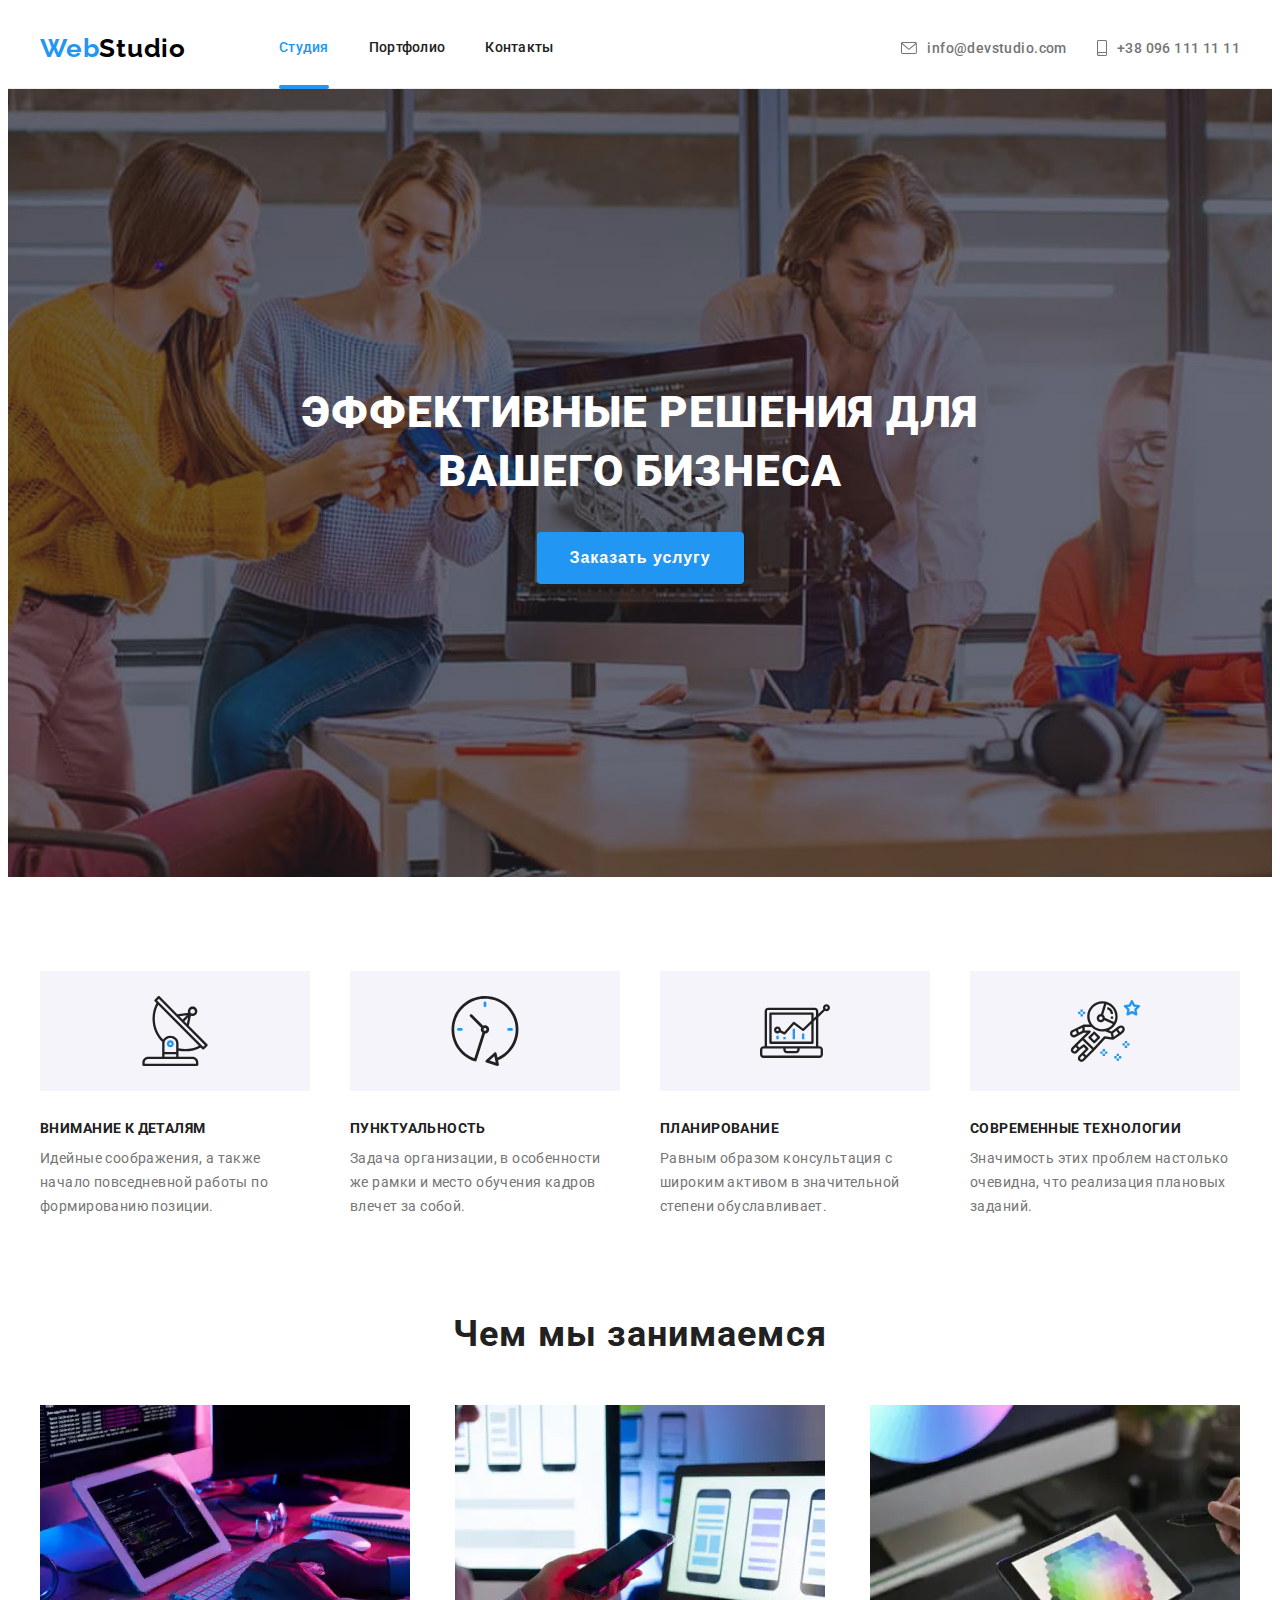
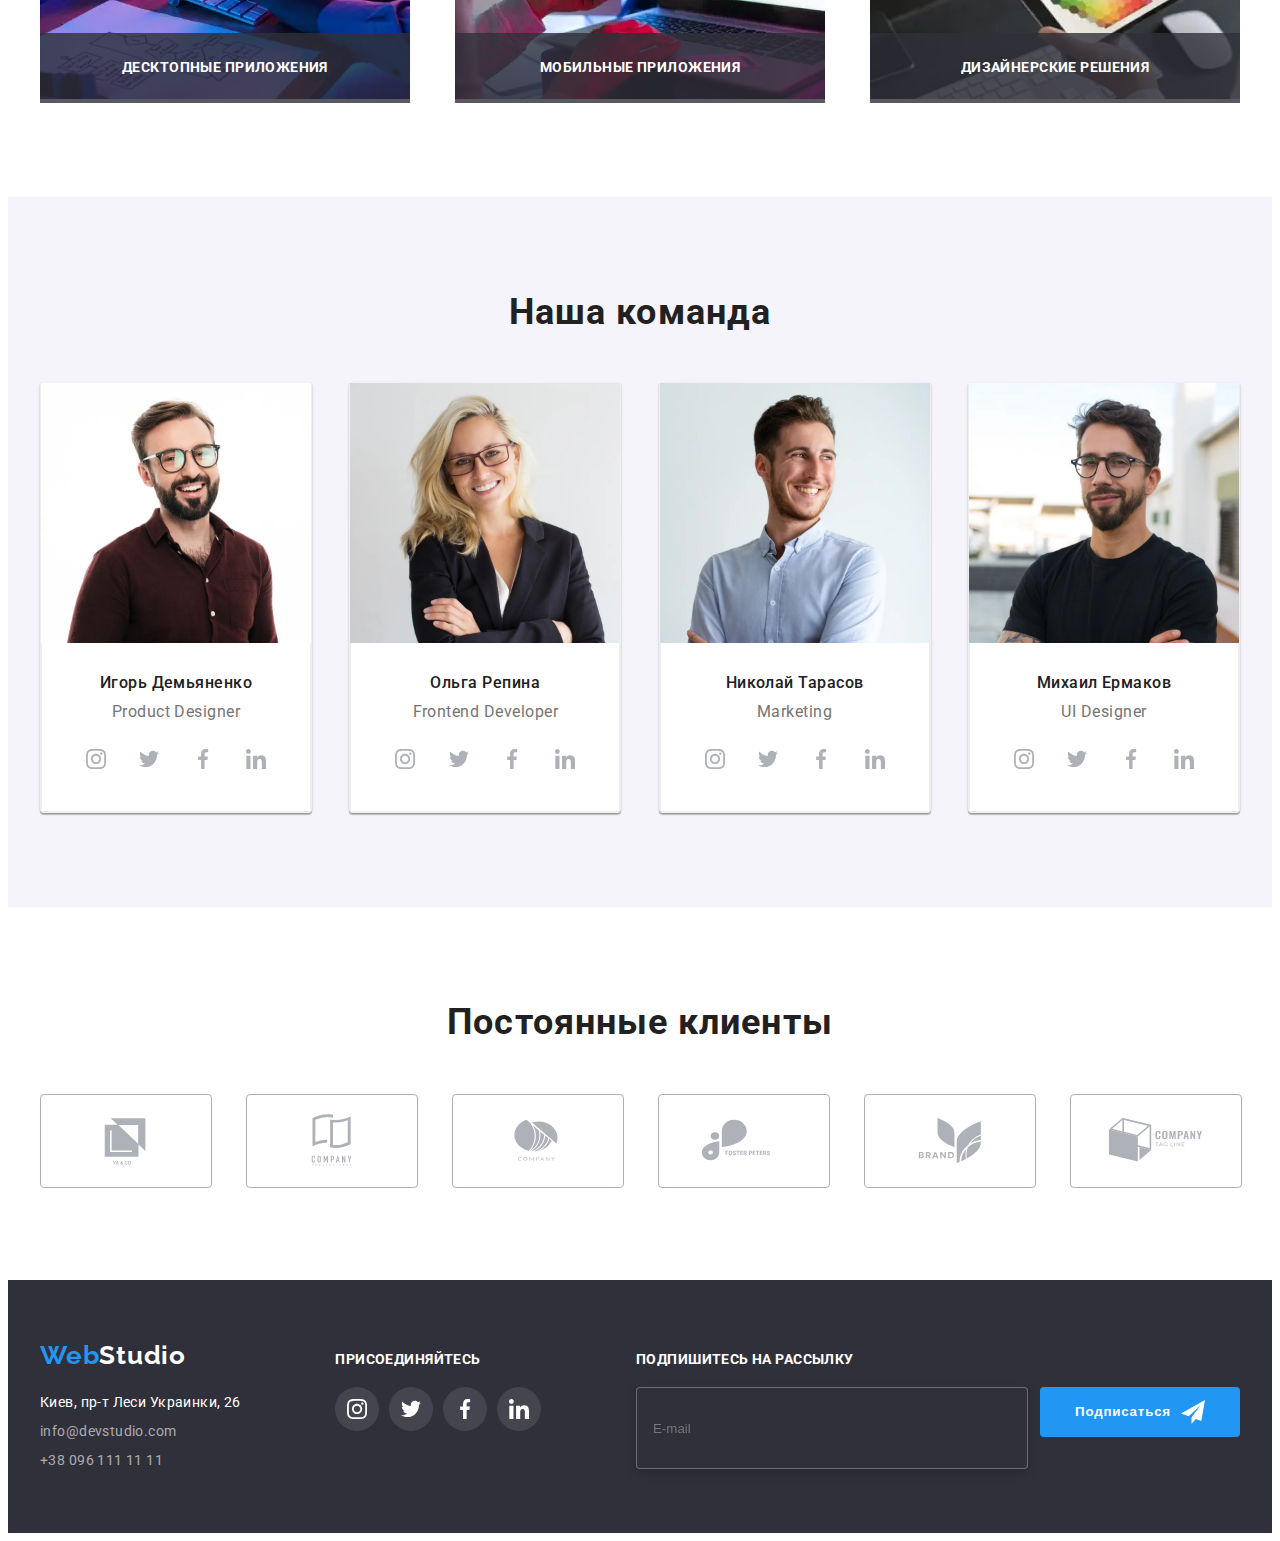
<file: index.html>
<!DOCTYPE html>
<html lang="ru">

<head>
    <meta charset="UTF-8">
    <meta http-equiv="X-UA-Compatible" content="IE=edge">
    <meta name="viewport" content="width=device-width, initial-scale=1.0">
    <title>Web Studio (Version 2.1)</title>
    <link rel="preconnect" href="https://fonts.googleapis.com">
    <link rel="preconnect" href="https://fonts.gstatic.com" crossorigin>
    <link
        href="https://fonts.googleapis.com/css2?family=Raleway:wght@700&family=Roboto:wght@400;500;700;900&display=swap"
        rel="stylesheet">
    <link rel="stylesheet" href="https://cdnjs.cloudflare.com/ajax/libs/modern-normalize/1.1.0/modern-normalize.min.css"
        integrity="sha512-wpPYUAdjBVSE4KJnH1VR1HeZfpl1ub8YT/NKx4PuQ5NmX2tKuGu6U/JRp5y+Y8XG2tV+wKQpNHVUX03MfMFn9Q=="
        crossorigin="anonymous" referrerpolicy="no-referrer" />
    <link rel="stylesheet" href="./css/main.min.css">
</head>

<body class="body">
    <!--Site navigation-->
    <header class="header">
        <div class="container">
            <div class="head">
                <a href="./index.html" class="logo"><span class="logo__web">Web</span>Studio</a>
                <nav class="menu">
                    <ul class="menu-list list">
                        <li class="menu-list__item"><a href="./index.html" class="menu__link menu__link--current">Студия</a></li>
                        <li class="menu-list__item"><a href="./portfolio.html" class="menu__link">Портфолио</a></li>
                        <li class="menu-list__item"><a href="" class="menu__link">Контакты</a></li>
                    </ul>
                </nav>
                <ul class="auth-list list">
                    <li><a href="mailto:info@devstudio.com" class="auth__contacts">
                            <svg class="icon-envelope" width="16" height="12">
                                <use href="./images/icons.svg#envelope"></use>
                            </svg>
                            info@devstudio.com</a></li>
                    <li class="auth-list__item"><a href="tel:+380961111111" class="auth__contacts">
                            <svg class="icon-smartphone" width="10" height="16">
                                <use href="./images/icons.svg#smartphone"></use>
                            </svg>
                            +38 096 111 11 11</a></li>
                </ul>
            </div>
        </div>
    </header>
    <main>
        <!--Hero-->
        <section class="hero overlay section">
            <div class="hero-block">
                <h1 class="hero-title">Эффективные решения для вашего бизнеса</h1>
                <button class="btn btn-primary" data-modal-open>Заказать услугу</button>    
            </div>
        </section>
        <!--Features-->
        <section class="features section">
            <div class="container">
                <h2 class="visually-hidden">WebStudio</h2>
                <ul class="features-list list">
                    <li class="features-list__item">
                        <div class="features__icons">
                            <svg class="features__icon">
                                <use href="./images/icons.svg#antenna"></use>
                            </svg>
                        </div>
                        <h3 class="features__title">Внимание к деталям</h3>
                        <p class="features__text">Идейные соображения, а также начало повседневной работы по формированию
                            позиции.</p>
                    </li>
                    <li class="features-list__item">
                        <div class="features__icons">
                            <svg class="features__icon">
                                <use href="./images/icons.svg#clock"></use>
                            </svg>
                        </div>
                        <h3 class="features__title">Пунктуальность</h3>
                        <p class="features__text">
                            Задача организации, в особенности же рамки и место обучения кадров
                            влечет за собой.
                        </p>
                    </li>
                    <li class="features-list__item">
                        <div class="features__icons">
                            <svg class="features__icon">
                                <use href="./images/icons.svg#diagram"></use>
                            </svg>
                        </div>
                        <h3 class="features__title">Планирование</h3>
                        <p class="features__text">
                            Равным образом консультация с широким активом в значительной
                            степени обуславливает.
                        </p>
                    </li>
                    <li class="features-list__item">
                        <div class="features__icons">
                            <svg class="features__icon">
                                <use href="./images/icons.svg#astronaut"></use>
                            </svg>
                        </div>
                        <h3 class="features__title">Современные технологии</h3>
                        <p class="features__text">
                            Значимость этих проблем настолько очевидна, что реализация
                            плановых заданий.
                        </p>
                    </li>
                </ul>
            </div>
        </section>
        <!--Work-->
        <section class="works section">
            <div class="container">
                <h2 class="work-title title">Чем мы занимаемся</h2>
                <ul class="work-list list">
                    <li class="work-list__item">
                        <div class="work-overlay">
                            <img src="./images/What_are_we_doing/box_1.webp"
                                alt="Человек пишет програмный код на планшете" width="370" height="294">
                            <div class="work-overlay__thumb">
                                <p class="work-overlay__text">Десктопные приложения</p>
                            </div>
                        </div>
                    </li>
                    <li class="work-list__item">
                        <div class="work-overlay">
                            <img src="./images/What_are_we_doing/box_2.webp" alt="Человек держит телефон перед ноутбуком"
                                width="370" height="294">
                            <div class="work-overlay__thumb">
                                <p class="work-overlay__text">Мобильные приложения</p>
                            </div>
                        </div>
                    </li>
                    <li class="work-list__item">
                        <div class="work-overlay">
                            <img src="./images/What_are_we_doing/box_3.webp"
                                alt="Человек держит в руке планшет с палитрой цветов" width="370" height="294">
                            <div class="work-overlay__thumb">
                                <p class="work-overlay__text">Дизайнерские решения</p>
                            </div>
                        </div>
                    </li>
                </ul>
            </div>
        </section>
        <!--Team-->
        <section class="team section">
            <div class="container">
                <h2 class="team-title title">Наша команда</h2>
                <ul class="team-list list">
                    <li class="team-list__item">
                        <div class="team-list__content">
                            <img src="./images/Our_team/Product_Designer.webp" alt="Игорь Демьяненко" class="team-img"
                                width="270" height="260">
                            <div class="team-details">
                                <h3 class="team-details__name">Игорь Демьяненко</h3>
                                <p class="team-details__position">Product Designer</p>
                                <ul class="social-list list">
                                    <li class="social-list__item">
                                        <a href="" class="social-list__link"><svg class="social-list__icon" width="20" height="20">
                                                <use href="./images/icons.svg#instagram"></use>
                                            </svg>
                                        </a>
                                    </li>
                                    <li class="social-list__item">
                                        <a href="" class="social-list__link"><svg class="social-list__icon" width="20" height="20">
                                                <use href="./images/icons.svg#twitter"></use>
                                            </svg>
                                        </a>
                                    </li>
                                    <li class="social-list__item">
                                        <a href="" class="social-list__link"><svg class="social-list__icon" width="20" height="20">
                                                <use href="./images/icons.svg#facebook"></use>
                                            </svg>
                                        </a>
                                    </li>
                                    <li class="social-list__item">
                                        <a href="" class="social-list__link"><svg class="social-list__icon" width="20" height="20">
                                                <use href="./images/icons.svg#linkedin"></use>
                                            </svg>
                                        </a>
                                    </li>
                                </ul>
                            </div>
                        </div>
                    </li>
                    <li class="team-list__item">
                        <div class="team-list__content">
                            <img src="./images/Our_team/Frontend_Developer.webp" alt="Ольга Репина" class="team-img"
                                width="270" height="260">
                            <div class="team-details">
                                <h3 class="team-details__name">Ольга Репина</h3>
                                <p class="team-details__position">Frontend Developer</p>
                                <ul class="social-list list">
                                    <li class="social-list__item">
                                        <a href="" class="social-list__link"><svg class="social-list__icon" width="20" height="20">
                                                <use href="./images/icons.svg#instagram"></use>
                                            </svg>
                                        </a>
                                    </li>
                                    <li class="social-list__item">
                                        <a href="" class="social-list__link"><svg class="social-list__icon" width="20" height="20">
                                                <use href="./images/icons.svg#twitter"></use>
                                            </svg>
                                        </a>
                                    </li>
                                    <li class="social-list__item">
                                        <a href="" class="social-list__link"><svg class="social-list__icon" width="20" height="20">
                                                <use href="./images/icons.svg#facebook"></use>
                                            </svg>
                                        </a>
                                    </li>
                                    <li class="social-list__item">
                                        <a href="" class="social-list__link"><svg class="social-list__icon" width="20" height="20">
                                                <use href="./images/icons.svg#linkedin"></use>
                                            </svg>
                                        </a>
                                    </li>
                                </ul>
                            </div>
                        </div>
                    </li>
                    <li class="team-list__item">
                        <div class="team-list__content">
                            <img src="./images/Our_team/Marketing.webp" alt="Николай Тарасов" class="team-img" width="270"
                                height="260">
                            <div class="team-details">
                                <h3 class="team-details__name">Николай Тарасов</h3>
                                <p class="team-details__position">Marketing</p>
                                <ul class="social-list list">
                                    <li class="social-list__item">
                                        <a href="" class="social-list__link"><svg class="social-list__icon" width="20" height="20">
                                                <use href="./images/icons.svg#instagram"></use>
                                            </svg>
                                        </a>
                                    </li>
                                    <li class="social-list__item">
                                        <a href="" class="social-list__link"><svg class="social-list__icon" width="20" height="20">
                                                <use href="./images/icons.svg#twitter"></use>
                                            </svg>
                                        </a>
                                    </li>
                                    <li class="social-list__item">
                                        <a href="" class="social-list__link"><svg class="social-list__icon" width="20" height="20">
                                                <use href="./images/icons.svg#facebook"></use>
                                            </svg>
                                        </a>
                                    </li>
                                    <li class="social-list__item">
                                        <a href="" class="social-list__link"><svg class="social-list__icon" width="20" height="20">
                                                <use href="./images/icons.svg#linkedin"></use>
                                            </svg>
                                        </a>
                                    </li>
                                </ul>
                            </div>
                        </div>
                    </li>
                    <li class="team-list__item">
                        <div class="team-list__content">
                            <img src="./images/Our_team/UI_Designer.webp" alt="Михаил Ермаков" class="team-img" width="270"
                                height="260">
                            <div class="team-details">
                                <h3 class="team-details__name">Михаил Ермаков</h3>
                                <p class="team-details__position">UI Designer</p>
                                <ul class="social-list list">
                                    <li class="social-list__item">
                                        <a href="" class="social-list__link"><svg class="social-list__icon" width="20" height="20">
                                                <use href="./images/icons.svg#instagram"></use>
                                            </svg>
                                        </a>
                                    </li>
                                    <li class="social-list__item">
                                        <a href="" class="social-list__link"><svg class="social-list__icon" width="20" height="20">
                                                <use href="./images/icons.svg#twitter"></use>
                                            </svg>
                                        </a>
                                    </li>
                                    <li class="social-list__item">
                                        <a href="" class="social-list__link"><svg class="social-list__icon" width="20" height="20">
                                                <use href="./images/icons.svg#facebook"></use>
                                            </svg>
                                        </a>
                                    </li>
                                    <li class="social-list__item">
                                        <a href="" class="social-list__link"><svg class="social-list__icon" width="20" height="20">
                                                <use href="./images/icons.svg#linkedin"></use>
                                            </svg>
                                        </a>
                                    </li>
                                </ul>
                            </div>
                        </div>
                    </li>
                </ul>
            </div>
        </section>
        <section class="clients section">
            <div class="container">
                <h2 class="client-title title">Постоянные клиенты</h2>
                <ul class="client-list list">
                    <li class="client-list__item">
                        <a href="" class="client-list__link">
                            <svg class="client-list__icon" width="106" height="60">
                                <use href="./images/icons.svg#client1"></use>
                            </svg>
                        </a>
                    </li>
                    <li class="client-list__item">
                        <a href="" class="client-list__link">
                            <svg class="client-list__icon" width="106" height="60">
                                <use href="./images/icons.svg#client2"></use>
                            </svg>
                        </a>
                    </li>
                    <li class="client-list__item">
                        <a href="" class="client-list__link">
                            <svg class="client-list__icon" width="106" height="60">
                                <use href="./images/icons.svg#client3"></use>
                            </svg>
                        </a>
                    </li>
                    <li class="client-list__item">
                        <a href="" class="client-list__link">
                            <svg class="client-list__icon" width="106" height="60">
                                <use href="./images/icons.svg#client4"></use>
                            </svg>
                        </a>
                    </li>
                    <li class="client-list__item">
                        <a href="" class="client-list__link">
                            <svg class="client-list__icon" width="106" height="60">
                                <use href="./images/icons.svg#client5"></use>
                            </svg>
                        </a>
                    </li>
                    <li class="client-list__item">
                        <a href="" class="client-list__link">
                            <svg class="client-list__icon" width="106" height="60">
                                <use href="./images/icons.svg#client6"></use>
                            </svg>
                        </a>
                    </li>
                </ul>
            </div>
        </section>
    </main>
    <!--Footer-->
    <footer class="footer">
        <!-- <section class="footer-section"> -->
        <div class="container footer-group"> 
            <div class="fAuth">
                <a href="./index.html" class="fAuth-logo"><span class="fAuth-logo__web">Web</span>Studio</a>
                <address class="fAuth__address">
                    <ul class="fAuth-list auth-list__column list">
                        <li class="fAuth-list__item">
                            <p class="fAuth-list__location">Киев, пр-т Леси Украинки, 26</p>
                        </li>
                        <li class="fAuth-list__item"><a href="mailto:info@devstudio.com"
                                class="fAuth-list__contacts">info@devstudio.com</a></li>
                        <li class="fAuth-list__item"><a href="tel:+380961111111" class="fAuth-list__contacts">+38 096 111 11
                                11</a></li>
                    </ul>
                </address>
            </div>
            <div class="fSocials">
                <p class="footer__text">присоединяйтесь</p>
                <ul class="fSocials-list list">
                    <li class="fSocials-list__item">
                        <a href="" class="fSocials-list__link">
                            <svg class="fSocials-list__icon" width="20" height="20">
                                <use href="./images/icons.svg#instagram"></use>
                            </svg>
                        </a>
                    </li>
                    <li class="fSocials-list__item">
                        <a href="" class="fSocials-list__link">
                            <svg class="fSocials-list__icon" width="20" height="20">
                                <use href="./images/icons.svg#twitter"></use>
                            </svg>
                        </a>
                    </li>
                    <li class="fSocials-list__item">
                        <a href="" class="fSocials-list__link">
                            <svg class="fSocials-list__icon" width="20" height="20">
                                <use href="./images/icons.svg#facebook"></use>
                            </svg>
                        </a>
                    </li>
                    <li class="fSocials-list__item">
                        <a href="" class="fSocials-list__link">
                            <svg class="fSocials-list__icon" width="20" height="20">
                                <use href="./images/icons.svg#linkedin"></use>
                            </svg>
                        </a>
                    </li>
                </ul>
            </div>
            <div class="fMailing">
                <p class="footer__text">Подпишитесь на рассылку</p>
                <form class="fMailing-form">
                    <input type="email" name="E-mail" placeholder="E-mail" class="fMailing-form__input input" maxlength="36">
                    <button type="submit" class="btn-submit">Подписаться
                        <svg class="fMailing-form__icon" width="24" height="24">
                            <use href="./images/icons.svg#icon-send"></use>
                        </svg>
                    </button>
                </form>
            </div>
        </div>
    </footer>
    <!-- modal -->
    <div class="backdrop is-hidden" data-modal>
        <div class="modal">
            <button type="button" class="modal-close" data-modal-close>
                <svg class="modal-close__icon" width="11" height="11">
                    <use href="./images/icons.svg#close"></use>
                </svg>
            </button>
            <strong class="modal-strong">Оставьте свои данные, мы вам перезвоним</strong>
            <form>
                <div class="form-field">
                    <ul class="form-list list">
                        <li class="form-list__item">
                            <label for="name" class="form-list__label">Имя</label>
                            <span class="form-list__anchor">
                                <input type="text" name="name" id="name" class="input" required>
                                <svg class="form-list__icon" width="18" height="18">
                                    <use href="./images/icons.svg#person-black"></use>
                                </svg>
                            </span>
                        </li>
                        <li class="form-list__item">
                            <label for="tel" class="form-list__label">Телефон</label>
                            <span class="form-list__anchor">
                                <input type="tel" name="number" id="tel" class="input" required>
                                <svg class="form-list__icon" width="18" height="18">
                                    <use href="./images/icons.svg#phone-black"></use>
                                </svg>
                            </span>
                        </li>
                        <li class="form-list__item">
                            <label for="email" class="form-list__label">Почта</label>
                            <span class="form-list__anchor">
                                <input type="email" name="email" id="email" class="input" required>
                                <svg class="form-list__icon" width="18" height="18">
                                    <use href="./images/icons.svg#email-black"></use>
                                </svg>
                            </span>
                        </li>
                        <li>
                            <label for="comment" class="form-list__label">Комментарий</label>
                            <textarea name="comment" id="comment" placeholder="Введите текст"></textarea>
                        </li>
                    </ul>              
                </div>
                <div class="agreement">
                        <label class="agreement-label">
                            <input class="agreement-checkbox input" type="checkbox" name="topic" value="comment" />
                            <span class="agreement-check">
                                <svg class="agreement-icon" width="16" height="15">
                                    <use href="./images/icons.svg#icon-check"></use>
                                </svg>
                            </span>
                            Соглашаюсь с рассылкой и принимаю <a href="" class="agreement-link">Условия договора</a>
                        </label>
                </div>
                <div class="btn-field">
                    <button class="btn-modal">Отправить</button>
                </div>
            </form>
        </div>
    </div>
    <script src="./js/modal.js"></script>
</body>

</html>
</file>
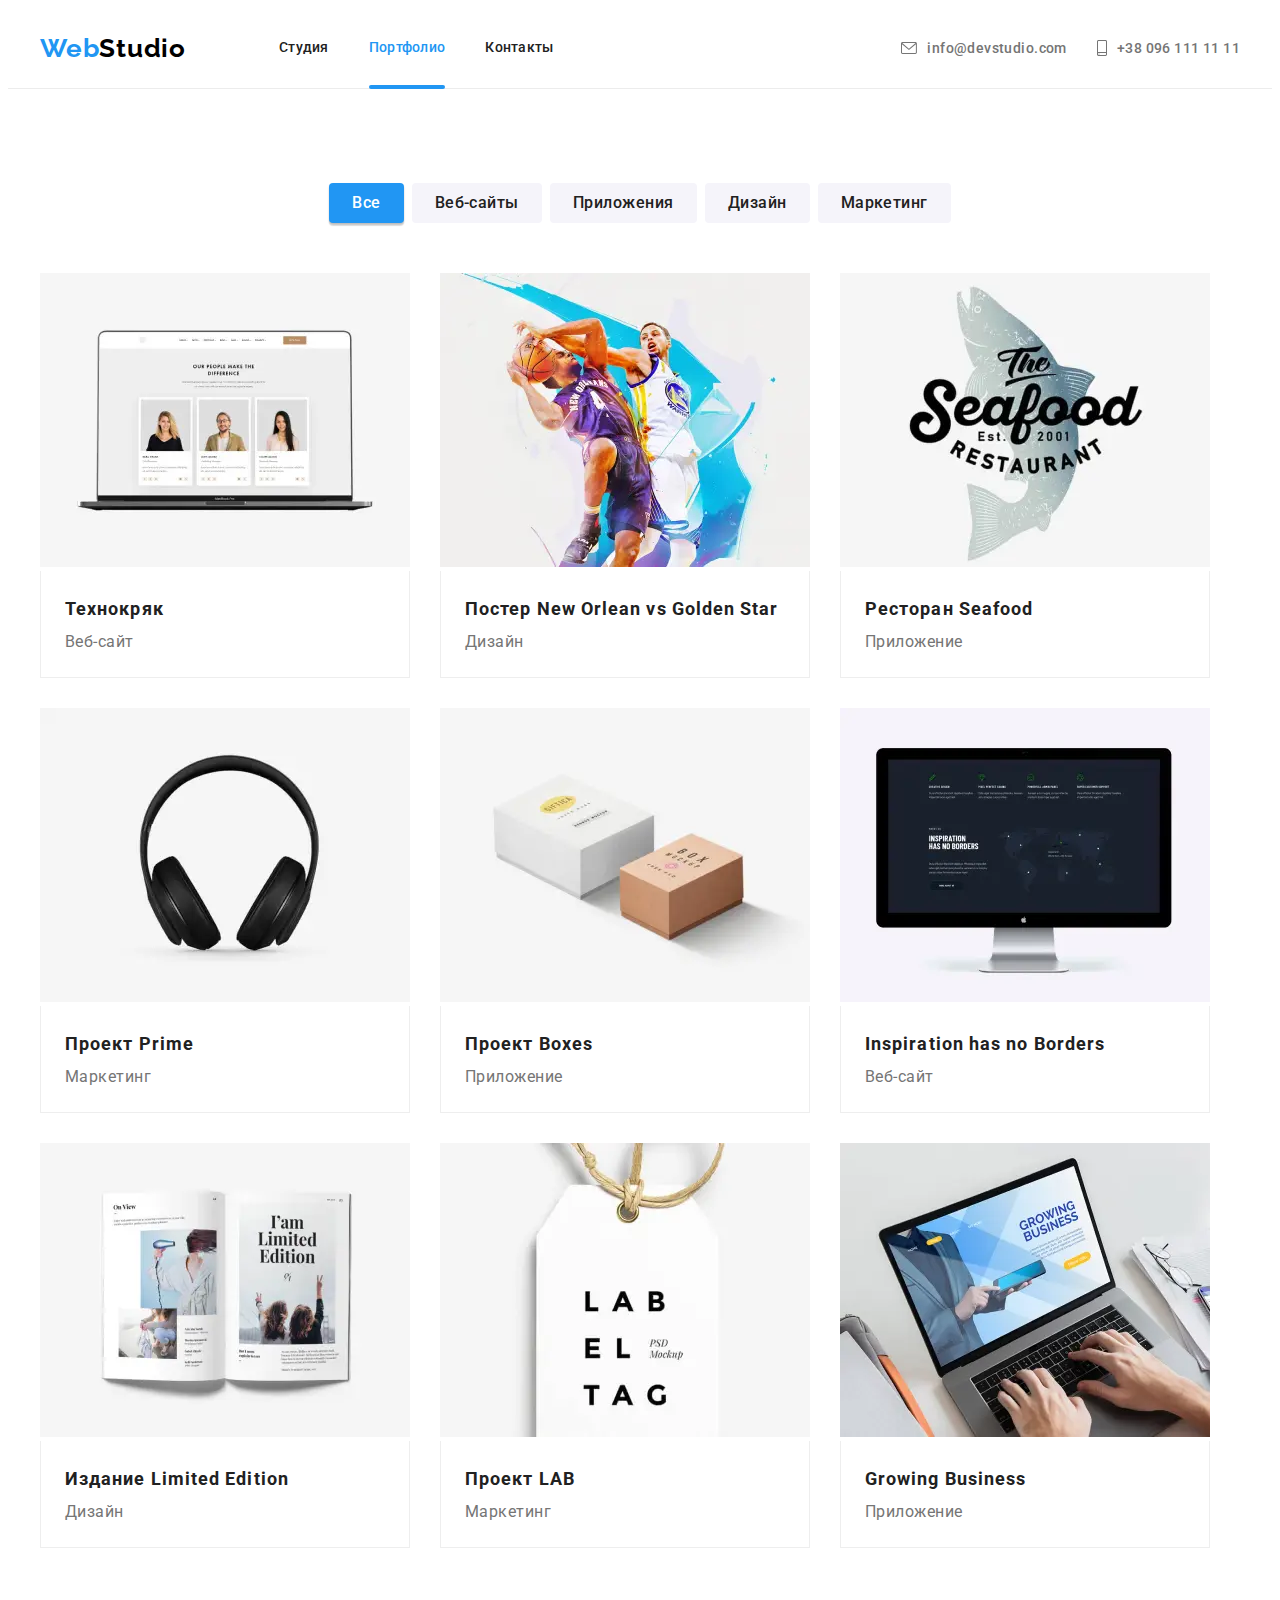
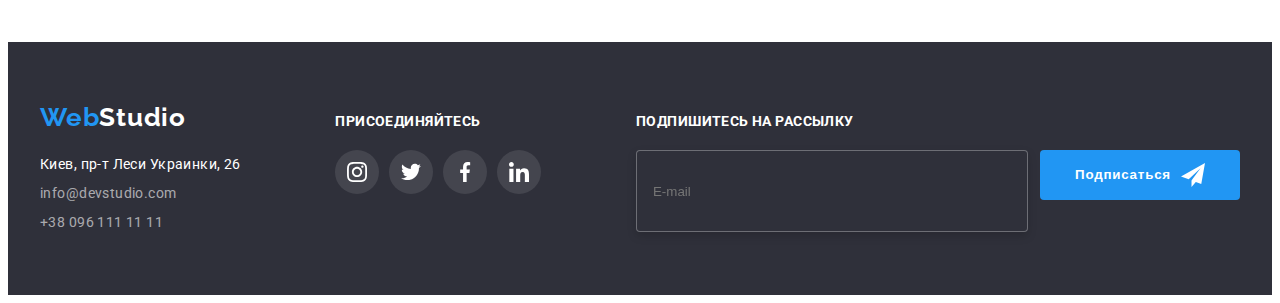
<file: portfolio.html>
<!DOCTYPE html>
<html lang="ru">

<head>
  <meta charset="UTF-8">
  <meta http-equiv="X-UA-Compatible" content="IE=edge">
  <meta name="viewport" content="width=device-width, initial-scale=1.0">
  <title>Portfolio</title>
  <link rel="preconnect" href="https://fonts.googleapis.com">
  <link rel="preconnect" href="https://fonts.gstatic.com" crossorigin>
  <link href="https://fonts.googleapis.com/css2?family=Raleway:wght@700&family=Roboto:wght@400;500;700;900&display=swap"
    rel="stylesheet">
  <link rel="stylesheet" href="https://cdnjs.cloudflare.com/ajax/libs/modern-normalize/1.1.0/modern-normalize.min.css"
    integrity="sha512-wpPYUAdjBVSE4KJnH1VR1HeZfpl1ub8YT/NKx4PuQ5NmX2tKuGu6U/JRp5y+Y8XG2tV+wKQpNHVUX03MfMFn9Q=="
    crossorigin="anonymous" referrerpolicy="no-referrer">
  <link rel="stylesheet" href="./css/main.min.css">
</head>

<body class="body">
  <!-- Header -->
  <header class="header">
    <div class="container">
      <div class="head">
        <a href="./index.html" class="logo"><span class="logo__web">Web</span>Studio</a>
        <nav class="menu">
          <ul class="menu-list list">
            <li class="menu-list__item"><a href="./index.html" class="menu__link">Студия</a>
            </li>
            <li class="menu-list__item"><a href="./portfolio.html" class="menu__link menu__link--current">Портфолио</a></li>
            <li class="menu-list__item"><a href="" class="menu__link">Контакты</a></li>
          </ul>
        </nav>
        <ul class="auth-list list">
          <li><a href="mailto:info@devstudio.com" class="auth__contacts">
              <svg class="icon-envelope" width="16" height="12">
                <use href="./images/icons.svg#envelope"></use>
              </svg>
              info@devstudio.com</a></li>
          <li class="auth-list__item"><a href="tel:+380961111111" class="auth__contacts">
              <svg class="icon-smartphone" width="10" height="16">
                <use href="./images/icons.svg#smartphone"></use>
              </svg>
              +38 096 111 11 11</a></li>
        </ul>
      </div>
    </div>
  </header>
  <main>
    <!-- Buttons -->
    <section class="section">
      <div class="container">
        <h1 class="visually-hidden">Portfolio</h1>
        <ul class="buttons-list list">
          <!-- li type="button" -->
          <li class="buttons-list__item"><button class="btn btn-secondary-permanent">Все</button></li>
          <li class="buttons-list__item"><button class="btn btn-secondary">Веб-сайты</button></li>
          <li class="buttons-list__item"><button class="btn btn-secondary">Приложения</button></li>
          <li class="buttons-list__item"><button class="btn btn-secondary">Дизайн</button></li>
          <li class="buttons-list__item"><button class="btn btn-secondary">Маркетинг</button></li>
        </ul>
        <!-- Work examples-->
        <ul class="projects-list list">
          <li class="projects-list__item">
            <a href="" class="projects-list__link">
              <div class="projects-thumb">
                <img src="./images/Portfolio/img1.webp" alt="ноутбук" width="370" height="294">
                <div class="projects-overlay">
                  <p class="projects-overlay__text">Технокряк это современная площадка распространения коронавируса. Компании
                    используют эту
                    платформу для цифрового шпионажа и атак на защищённые сервера конкурентов.</p>
                </div>
              </div>
              <div class="projects-description">
                <h2 class="projects-description__name">Технокряк</h2>
                <p class="projects-description__type">Веб-сайт</p>
              </div>
            </a>
          </li>
          <li class="projects-list__item">
            <a href="" class="projects-list__link">
              <div class="projects-thumb">
                <img src="./images/Portfolio/img2.webp" alt="два баскетболиста" width="370" height="294">
                <div class="projects-overlay">
                  <p class="projects-overlay__text">Технокряк это современная площадка распространения коронавируса. Компании
                    используют эту платформу для цифрового шпионажа и атак на защищённые сервера конкурентов.</p>
                </div>
              </div>
              <div class="projects-description">
                <h2 class="projects-description__name">Постер New Orlean vs Golden Star</h2>
                <p class="projects-description__type">Дизайн</p>
              </div>
            </a>
          </li>
          <li class="projects-list__item">
            <a href="" class="projects-list__link">
              <div class="projects-thumb">
                <img src="./images/Portfolio/img3.webp" alt="логотип" width="370" height="294">
                <div class="projects-overlay">
                  <p class="projects-overlay__text">Технокряк это современная площадка распространения коронавируса. Компании
                    используют эту платформу для цифрового шпионажа и атак на защищённые сервера конкурентов.</p>
                </div>
              </div>
              <div class="projects-description">
                <h2 class="projects-description__name">Ресторан Seafood</h2>
                <p class="projects-description__type">Приложение</p>
              </div>
            </a>
          </li>
          <li class="projects-list__item">
            <a href="" class="projects-list__link">
              <div class="projects-thumb">
                <img src="./images/Portfolio/img4.webp" alt="наушники" width="370" height="294">
                <div class="projects-overlay">
                  <p class="projects-overlay__text">Технокряк это современная площадка распространения коронавируса. Компании
                    используют эту платформу для цифрового шпионажа и атак на защищённые сервера конкурентов.</p>
                </div>
              </div>
              <div class="projects-description">
                <h2 class="projects-description__name">Проект Prime</h2>
                <p class="projects-description__type">Маркетинг</p>
              </div>
            </a>
          </li>
          <li class="projects-list__item">
            <a href="" class="projects-list__link">
              <div class="projects-thumb">
                <img src="./images/Portfolio/img5.webp" alt="две коробки" width="370" height="294">
                <div class="projects-overlay">
                  <p class="projects-overlay__text">Технокряк это современная площадка распространения коронавируса. Компании
                    используют эту платформу для цифрового шпионажа и атак на защищённые сервера конкурентов.</p>
                </div>
              </div>
              <div class="projects-description">
                <h2 class="projects-description__name">Проект Boxes</h2>
                <p class="projects-description__type">Приложение</p>
              </div>
            </a>
          </li>
          <li class="projects-list__item">
            <a href="" class="projects-list__link">
              <div class="projects-thumb">
                <img src="./images/Portfolio/img6.webp" alt="монитор" width="370" height="294">
                <div class="projects-overlay">
                  <p class="projects-overlay__text">Технокряк это современная площадка распространения коронавируса. Компании
                    используют эту платформу для цифрового шпионажа и атак на защищённые сервера конкурентов.</p>
                </div>
              </div>
              <div class="projects-description">
                <h2 class="projects-description__name">Inspiration has no Borders</h2>
                <p class="projects-description__type">Веб-сайт</p>
              </div>
            </a>
          </li>
          <li class="projects-list__item">
            <a href="" class="projects-list__link">
              <div class="projects-thumb">
                <img src="./images/Portfolio/img7.webp" alt="открытая книга" width="370" height="294">
                <div class="projects-overlay">
                  <p class="projects-overlay__text">Технокряк это современная площадка распространения коронавируса. Компании
                    используют эту платформу для цифрового шпионажа и атак на защищённые сервера конкурентов.</p>
                </div>
              </div>
              <div class="projects-description">
                <h2 class="projects-description__name">Издание Limited Edition</h2>
                <p class="projects-description__type">Дизайн</p>
              </div>
            </a>
          </li>
          <li class="projects-list__item">
            <a href="" class="projects-list__link">
              <div class="projects-thumb">
                <img src="./images/Portfolio/img8.webp" alt="бирка" width="370" height="294">
                <div class="projects-overlay">
                  <p class="projects-overlay__text">Технокряк это современная площадка распространения коронавируса. Компании
                    используют эту платформу для цифрового шпионажа и атак на защищённые сервера конкурентов.</p>
                </div>
              </div>
              <div class="projects-description">
                <h2 class="projects-description__name">Проект LAB</h2>
                <p class="projects-description__type">Маркетинг</p>
              </div>
            </a>
          </li>
          <li class="projects-list__item">
            <a href="" class="projects-list__link">
              <div class="projects-thumb">
                <img src="./images/Portfolio/img9.webp" alt="человек за ноутбуком" width="370" height="294">
                <div class="projects-overlay">
                  <p class="projects-overlay__text">Технокряк это современная площадка распространения коронавируса. Компании
                    используют эту платформу для цифрового шпионажа и атак на защищённые сервера конкурентов.</p>
                </div>
              </div>
              <div class="projects-description">
                <h2 class="projects-description__name">Growing Business</h2>
                <p class="projects-description__type">Приложение</p>
              </div>
            </a>
          </li>
        </ul>
      </div>
    </section>
  </main>
  <!-- Footer -->
  <footer class="footer">
    <!-- <section class="footer-section"> -->
    <div class="container footer-group"> 
        <div class="fAuth">
            <a href="./index.html" class="fAuth-logo"><span class="fAuth-logo__web">Web</span>Studio</a>
            <address class="fAuth__address">
                <ul class="fAuth-list auth-list__column list">
                    <li class="fAuth-list__item">
                        <p class="fAuth-list__location">Киев, пр-т Леси Украинки, 26</p>
                    </li>
                    <li class="fAuth-list__item"><a href="mailto:info@devstudio.com"
                            class="fAuth-list__contacts">info@devstudio.com</a></li>
                    <li class="fAuth-list__item"><a href="tel:+380961111111" class="fAuth-list__contacts">+38 096 111 11
                            11</a></li>
                </ul>
            </address>
        </div>
        <div class="fSocials">
            <p class="footer__text">присоединяйтесь</p>
            <ul class="fSocials-list list">
                <li class="fSocials-list__item">
                    <a href="" class="fSocials-list__link">
                        <svg class="fSocials-list__icon" width="20" height="20">
                            <use href="./images/icons.svg#instagram"></use>
                        </svg>
                    </a>
                </li>
                <li class="fSocials-list__item">
                    <a href="" class="fSocials-list__link">
                        <svg class="fSocials-list__icon" width="20" height="20">
                            <use href="./images/icons.svg#twitter"></use>
                        </svg>
                    </a>
                </li>
                <li class="fSocials-list__item">
                    <a href="" class="fSocials-list__link">
                        <svg class="fSocials-list__icon" width="20" height="20">
                            <use href="./images/icons.svg#facebook"></use>
                        </svg>
                    </a>
                </li>
                <li class="fSocials-list__item">
                    <a href="" class="fSocials-list__link">
                        <svg class="fSocials-list__icon" width="20" height="20">
                            <use href="./images/icons.svg#linkedin"></use>
                        </svg>
                    </a>
                </li>
            </ul>
        </div>
        <div class="fMailing">
            <p class="footer__text">Подпишитесь на рассылку</p>
            <form class="fMailing-form">
                <input type="email" name="E-mail" placeholder="E-mail" class="fMailing-form__input input" maxlength="36">
                <button type="submit" class="btn-submit">Подписаться
                    <svg class="fMailing-form__icon" width="24" height="24">
                        <use href="./images/icons.svg#icon-send"></use>
                    </svg>
                </button>
            </form>
        </div>
    </div>
</footer>
</body>

</html>
</file>
<file: css/main.min.css>
:root{--primary-text-color: #212121;--secondary-text-color: #757575;--title-text-color: #ffffff;--accent-color: #2196f3;--secondary-bgc: #f5f4fa;--accent-bgc: #2f303a;--footer-contacts-color: rgba(255, 255, 255, 0.6)}.container{width:1200px;margin-left:auto;margin-right:auto;padding-left:15px;padding-right:15px}.body{color:var(--primary-text-color);font-family:Roboto, sans-serif}h1,h2,h3,h4,h5,h6,p{margin:0}.list{list-style:none;padding:0;margin:0}.features-list,.work-list,.team-list,.client-list,.social-list,.fSocials-list{display:-webkit-box;display:-ms-flexbox;display:flex;-webkit-box-pack:justify;-ms-flex-pack:justify;justify-content:space-between}.visually-hidden{position:absolute;width:1px;height:1px;margin:-1px;border:0;padding:0;white-space:nowrap;-webkit-clip-path:inset(100%);clip-path:inset(100%);clip:rect(0 0 0 0);overflow:hidden}.title{margin-top:0px;margin-bottom:50px}.work-title,.team-title,.client-title{font-size:36px;line-height:1.17;text-align:center;letter-spacing:0.03em}.input:focus,.input:hover{border-color:var(--accent-color)}.header{font-weight:500;font-size:14px;line-height:1.14;letter-spacing:0.02em;border-bottom:#ececec 1px solid}.head{display:-webkit-box;display:-ms-flexbox;display:flex;-webkit-box-align:center;-ms-flex-align:center;align-items:center}.logo,.menu__link,.auth__contacts{display:-webkit-box;display:-ms-flexbox;display:flex}.logo{padding-top:24px;padding-bottom:24px;font-family:Raleway, sans-serif;font-weight:700;font-size:26px;line-height:1.2;letter-spacing:0.03em;text-decoration:none;color:#000000}.logo__web{color:var(--accent-color)}.menu{margin-left:93px}.menu__link{color:var(--primary-text-color);text-decoration:none;padding-top:32px;padding-bottom:32px;-webkit-transition:color 250ms cubic-bezier(0.4, 0, 0.2, 1);transition:color 250ms cubic-bezier(0.4, 0, 0.2, 1)}.menu__link:hover,.menu__link:focus{color:var(--accent-color)}.menu__link--current{color:var(--accent-color)}.menu__link--current::after{content:'';position:absolute;bottom:-1.2px;width:100%;border-bottom:4px solid var(--accent-color);border-radius:2px}.menu-list{display:-webkit-box;display:-ms-flexbox;display:flex}.menu-list__item{position:relative}.menu-list__item:not(:first-child){margin-left:40px}.auth-list{display:-webkit-box;display:-ms-flexbox;display:flex;margin-left:auto;font-style:normal;font-size:14px;line-height:1.17;letter-spacing:0.03em}.auth-list__item{margin-left:30px}.auth__contacts{-webkit-box-align:center;-ms-flex-align:center;align-items:center;color:var(--secondary-text-color);text-decoration:none;padding-top:32px;padding-bottom:32px;-webkit-transition:color 250ms cubic-bezier(0.4, 0, 0.2, 1);transition:color 250ms cubic-bezier(0.4, 0, 0.2, 1)}.auth__contacts:hover,.auth__contacts:focus{color:var(--accent-color)}.auth__contacts:hover .icon-envelope,.auth__contacts:focus .icon-envelope,.auth__contacts:hover .icon-smartphone,.auth__contacts:focus .icon-smartphone{fill:var(--accent-color)}.icon-envelope{margin-right:10px;fill:var(--secondary-text-color);-webkit-transition:fill 250ms cubic-bezier(0.4, 0, 0.2, 1);transition:fill 250ms cubic-bezier(0.4, 0, 0.2, 1)}.icon-smartphone{margin-right:10px;fill:var(--secondary-text-color);-webkit-transition:fill 250ms cubic-bezier(0.4, 0, 0.2, 1);transition:fill 250ms cubic-bezier(0.4, 0, 0.2, 1)}.section{padding-top:94px;padding-bottom:94px}.hero{display:-webkit-box;display:-ms-flexbox;display:flex;-webkit-box-align:center;-ms-flex-align:center;align-items:center;-webkit-box-pack:center;-ms-flex-pack:center;justify-content:center;letter-spacing:0.06em;text-align:center;background-color:var(--accent-bgc)}.hero-block{max-width:696px}.hero-title{margin-top:0px;margin-bottom:30px;font-weight:900;font-size:44px;line-height:1.36;text-transform:uppercase;color:var(--title-text-color)}.overlay{max-width:1600px;height:600px;margin-left:auto;margin-right:auto;background-image:-webkit-gradient(linear, left top, right top, from(rgba(47,48,58,0.4)), color-stop(35%, rgba(47,48,58,0.4)), to(rgba(47,48,58,0.4))),url(../images/hero.jpg);background-image:linear-gradient(90deg, rgba(47,48,58,0.4) 0%, rgba(47,48,58,0.4) 35%, rgba(47,48,58,0.4) 100%),url(../images/hero.jpg);background-repeat:no-repeat;background-position:center;background-size:cover}.btn:hover,.btn:focus{background-color:var(--accent-color);color:var(--title-text-color)}.btn-primary{padding:10px 32px;font-size:16px;font-weight:700;line-height:1.87;letter-spacing:0.06em;color:var(--title-text-color);background-color:var(--accent-color);border:1px solid transparent;border-radius:4px;cursor:pointer;-webkit-box-shadow:0 4px 4px 0 rgba(0,0,0,0.15);box-shadow:0 4px 4px 0 rgba(0,0,0,0.15)}.btn-modal{width:200px;height:50px;padding:0;font-size:16px;font-weight:700;line-height:1.87;letter-spacing:0.06em;border:none;border-radius:4px;color:var(--title-text-color);background-color:var(--accent-color);cursor:pointer;-webkit-box-shadow:0 4px 4px 0 rgba(0,0,0,0.15);box-shadow:0 4px 4px 0 rgba(0,0,0,0.15)}.btn-secondary-permanent,.btn-secondary{display:inline-block;padding:6px 22px;font-family:inherit;font-size:16px;font-weight:500;line-height:26px;letter-spacing:0.03em;border:1px solid transparent;border-radius:4px;cursor:pointer}.btn-secondary-permanent{-webkit-box-shadow:0 3px 1px 0 rgba(0,0,0,0.1),0 1px 2px 0 rgba(0,0,0,0.08),0 2px 2px 0 rgba(0,0,0,0.12);box-shadow:0 3px 1px 0 rgba(0,0,0,0.1),0 1px 2px 0 rgba(0,0,0,0.08),0 2px 2px 0 rgba(0,0,0,0.12);background-color:var(--accent-color);color:var(--title-text-color)}.btn-secondary{color:var(--primary-text-color);background-color:var(--secondary-bgc);-webkit-transition:color 250ms cubic-bezier(0.4, 0, 0.2, 1),background-color 250ms cubic-bezier(0.4, 0, 0.2, 1),-webkit-box-shadow 250ms cubic-bezier(0.4, 0, 0.2, 1);transition:color 250ms cubic-bezier(0.4, 0, 0.2, 1),background-color 250ms cubic-bezier(0.4, 0, 0.2, 1),-webkit-box-shadow 250ms cubic-bezier(0.4, 0, 0.2, 1);transition:color 250ms cubic-bezier(0.4, 0, 0.2, 1),background-color 250ms cubic-bezier(0.4, 0, 0.2, 1),box-shadow 250ms cubic-bezier(0.4, 0, 0.2, 1);transition:color 250ms cubic-bezier(0.4, 0, 0.2, 1),background-color 250ms cubic-bezier(0.4, 0, 0.2, 1),box-shadow 250ms cubic-bezier(0.4, 0, 0.2, 1),-webkit-box-shadow 250ms cubic-bezier(0.4, 0, 0.2, 1)}.btn-secondary:hover,.btn-secondary:focus{-webkit-box-shadow:0 3px 1px 0 rgba(0,0,0,0.1),0 1px 2px 0 rgba(0,0,0,0.08),0 2px 2px 0 rgba(0,0,0,0.12);box-shadow:0 3px 1px 0 rgba(0,0,0,0.1),0 1px 2px 0 rgba(0,0,0,0.08),0 2px 2px 0 rgba(0,0,0,0.12)}.btn-submit{display:-webkit-box;display:-ms-flexbox;display:flex;-webkit-box-pack:center;-ms-flex-pack:center;justify-content:center;-webkit-box-align:center;-ms-flex-align:center;align-items:center;width:200px;height:50px;padding:0;font-weight:bold;line-height:1.87;letter-spacing:0.06em;color:var(--title-text-color);background-color:var(--accent-color);border:none;border-radius:4px;cursor:pointer}.buttons-list{display:-webkit-box;display:-ms-flexbox;display:flex;-webkit-box-pack:center;-ms-flex-pack:center;justify-content:center;margin-bottom:50px}.buttons-list__item:not(:last-child){margin-right:8px}.btn-field{display:-webkit-box;display:-ms-flexbox;display:flex;-webkit-box-pack:center;-ms-flex-pack:center;justify-content:center}.backdrop{position:fixed;top:0;left:0;width:100%;height:100%;z-index:2;background-color:rgba(0,0,0,0.2);visibility:visible;-webkit-transition:opacity 250ms cubic-bezier(0.4, 0, 0.2, 1),visibility 250ms cubic-bezier(0.4, 0, 0.2, 1);transition:opacity 250ms cubic-bezier(0.4, 0, 0.2, 1),visibility 250ms cubic-bezier(0.4, 0, 0.2, 1)}.is-hidden{visibility:hidden;opacity:0;pointer-events:none}.modal{position:absolute;top:50%;left:50%;min-width:528px;min-height:581px;padding:40px;background-color:#ffffff;border-radius:4px;-webkit-box-shadow:0px 1px 3px rgba(0,0,0,0.12),0px 1px 1px rgba(0,0,0,0.14),0px 2px 1px rgba(0,0,0,0.2);box-shadow:0px 1px 3px rgba(0,0,0,0.12),0px 1px 1px rgba(0,0,0,0.14),0px 2px 1px rgba(0,0,0,0.2);-webkit-transform:translate(-50%, -50%) scale(0.9);transform:translate(-50%, -50%) scale(0.9);-webkit-transition:-webkit-transform 250ms cubic-bezier(0.4, 0, 0.2, 1);transition:-webkit-transform 250ms cubic-bezier(0.4, 0, 0.2, 1);transition:transform 250ms cubic-bezier(0.4, 0, 0.2, 1);transition:transform 250ms cubic-bezier(0.4, 0, 0.2, 1), -webkit-transform 250ms cubic-bezier(0.4, 0, 0.2, 1)}.modal-close{position:absolute;width:30px;height:30px;top:8px;right:8px;border:1px solid rgba(0,0,0,0.1);border-radius:50%;padding:0;background-color:#ffffff;cursor:pointer}.modal-close__icon{-o-object-position:center;object-position:center;fill:#000;-webkit-transition:fill 250ms cubic-bezier(0.4, 0, 0.2, 1);transition:fill 250ms cubic-bezier(0.4, 0, 0.2, 1)}.modal-close:hover .modal-close__icon,.modal-close:focus .modal-close__icon{fill:var(--accent-color)}.modal-strong{display:block;font-weight:bold;font-size:20px;line-height:1.15;text-align:center;letter-spacing:0.03em;margin-bottom:12px}.form-field{margin-bottom:20px}.form-list__item{margin-bottom:10px}.form-list__item:hover .form-list__icon{fill:var(--accent-color)}.form-list__anchor{position:relative}.form-list__label{display:-webkit-box;display:-ms-flexbox;display:flex;font-size:12px;line-height:1.17;letter-spacing:0.01em;color:var(--secondary-text-color);margin-bottom:4px;cursor:pointer}.form-list__icon{position:absolute;left:12px;top:50%;-webkit-transform:translateY(-50%);transform:translateY(-50%);-webkit-transition:fill 250ms cubic-bezier(0.4, 0, 0.2, 1);transition:fill 250ms cubic-bezier(0.4, 0, 0.2, 1)}#name,#tel,#email{width:100%;height:40px;padding:12px 16px 12px 42px;border:1px solid rgba(33,33,33,0.2);border-radius:4px;cursor:pointer;-webkit-transition:border-color 250ms cubic-bezier(0.4, 0, 0.2, 1);transition:border-color 250ms cubic-bezier(0.4, 0, 0.2, 1)}#comment{width:100%;height:120px;padding:12px 16px;margin-bottom:10px;border:1px solid rgba(33,33,33,0.2);border-radius:4px;resize:none;cursor:pointer;-webkit-transition:border-color 250ms cubic-bezier(0.4, 0, 0.2, 1);transition:border-color 250ms cubic-bezier(0.4, 0, 0.2, 1)}#comment::-webkit-input-placeholder{font-size:12px;line-height:1.17;letter-spacing:1%;color:rgba(117,117,117,0.5)}#comment:-ms-input-placeholder{font-size:12px;line-height:1.17;letter-spacing:1%;color:rgba(117,117,117,0.5)}#comment::-ms-input-placeholder{font-size:12px;line-height:1.17;letter-spacing:1%;color:rgba(117,117,117,0.5)}#comment::placeholder{font-size:12px;line-height:1.17;letter-spacing:1%;color:rgba(117,117,117,0.5)}#name:hover,#tel:hover,#email:hover,#comment:hover,#name:focus,#tel:focus,#email:focus,#comment:focus{border-color:var(--accent-color)}#name:focus+.form-list__icon,#tel:focus+.form-list__icon,#email:focus+.form-list__icon,#comment:focus+.form-list__icon{fill:var(--accent-color)}.agreement{margin-bottom:30px;padding:4px 12px;font-size:14px;letter-spacing:0.03em;color:var(--secondary-text-color)}.agreement-label{position:relative;display:-webkit-box;display:-ms-flexbox;display:flex;-webkit-box-pack:justify;-ms-flex-pack:justify;justify-content:space-between;cursor:pointer}.agreement-checkbox{width:16px;height:15px;margin:0;padding:0}.agreement-checkbox:checked+.agreement-check{opacity:1}.agreement-check{position:absolute;top:50%;-webkit-transform:translateY(-52%);transform:translateY(-52%);width:16px;height:15px;opacity:0}.agreement-icon{fill:var(--accent-color)}.agreement-link{color:var(--accent-color)}.features-list__item{width:270px}.features__icons{display:-webkit-box;display:-ms-flexbox;display:flex;-webkit-box-pack:center;-ms-flex-pack:center;justify-content:center;-webkit-box-align:center;-ms-flex-align:center;align-items:center;height:120px;margin-bottom:30px;background-color:#f5f4fa}.features__icon{width:70px;height:70px}.features__title{font-weight:700;font-size:14px;line-height:1.14;letter-spacing:0.03em;text-transform:uppercase;margin-bottom:10px;color:var(--primary-text-color)}.features__text{font-size:14px;line-height:1.71;letter-spacing:0.03em;margin-top:0px;margin-bottom:0px;color:var(--secondary-text-color)}.works{padding-top:0px}.work-overlay{position:relative;overflow:hidden}.work-overlay__thumb{position:absolute;bottom:0;left:0;width:100%;height:70px;display:-webkit-box;display:-ms-flexbox;display:flex;-webkit-box-pack:center;-ms-flex-pack:center;justify-content:center;-webkit-box-align:center;-ms-flex-align:center;align-items:center;z-index:1;background-color:rgba(47,48,58,0.8)}.work-overlay__text{font-weight:700;font-size:14px;line-height:1.14;text-transform:uppercase;text-align:center;letter-spacing:0.03em;color:var(--title-text-color)}.team{background-color:var(--secondary-bgc)}.team-img{display:block;max-width:100%;height:auto}.team-list__item{width:270px;border-bottom:1px solid #eee;border-left:1px solid #eee;border-right:1px solid #eee;border-radius:0 0 4px 4px;-webkit-box-shadow:0 1px 3px 0 rgba(0,0,0,0.12),0 1px 1px 0 rgba(0,0,0,0.14),0 2px 1px 0 rgba(0,0,0,0.2);box-shadow:0 1px 3px 0 rgba(0,0,0,0.12),0 1px 1px 0 rgba(0,0,0,0.14),0 2px 1px 0 rgba(0,0,0,0.2);background-color:#ffffff}.team-details{padding:30px 32px;border-left:#eee 1px solid;border-bottom:#eee 1px solid;border-right:#eee 1px solid}.team-details__name{font-weight:500;font-size:16px;line-height:1.19;text-align:center;letter-spacing:0.03em;margin-top:0;margin-bottom:10px}.team-details__position{font-weight:400;font-size:16px;line-height:1.19;text-align:center;letter-spacing:0.03em;margin-bottom:16px;color:var(--secondary-text-color)}.social-list__item{display:block;width:44px;height:44px;border-radius:50%;-webkit-transition:background-color 250ms cubic-bezier(0.4, 0, 0.2, 1);transition:background-color 250ms cubic-bezier(0.4, 0, 0.2, 1)}.social-list__item:hover{background-color:var(--accent-color)}.social-list__link{display:-webkit-box;display:-ms-flexbox;display:flex;-webkit-box-pack:center;-ms-flex-pack:center;justify-content:center;-webkit-box-align:center;-ms-flex-align:center;align-items:center;width:inherit;height:inherit;border-radius:50%}.social-list__link:focus{background-color:var(--accent-color)}.social-list__link:hover .social-list__icon,.social-list__link:focus .social-list__icon{fill:var(--title-text-color);background-color:var(--accent-color)}.social-list__icon{fill:#afb1b8;background-color:#ffffff;-webkit-transition:fill 250ms cubic-bezier(0.4, 0, 0.2, 1),background-color 250ms cubic-bezier(0.4, 0, 0.2, 1);transition:fill 250ms cubic-bezier(0.4, 0, 0.2, 1),background-color 250ms cubic-bezier(0.4, 0, 0.2, 1)}.client-list__item{width:170px;height:92px}.client-list__link{display:-webkit-box;display:-ms-flexbox;display:flex;-webkit-box-pack:center;-ms-flex-pack:center;justify-content:center;-webkit-box-align:center;-ms-flex-align:center;align-items:center;width:inherit;height:inherit;border:1px solid #afb1b8;border-radius:4px;-webkit-transition:border-color 250ms cubic-bezier(0.4, 0, 0.2, 1);transition:border-color 250ms cubic-bezier(0.4, 0, 0.2, 1)}.client-list__link:hover,.client-list__link:focus{border-color:var(--accent-color)}.client-list__icon{fill:#afb1b8;-webkit-transition:fill 250ms cubic-bezier(0.4, 0, 0.2, 1);transition:fill 250ms cubic-bezier(0.4, 0, 0.2, 1)}.client-list__link:hover .client-list__icon,.client-list__link:focus .client-list__icon{fill:var(--accent-color);border-color:var(--accent-color)}.footer{background-color:var(--accent-bgc);color:var(--title-text-color);padding:60px 0}.footer-group{display:-webkit-box;display:-ms-flexbox;display:flex;-webkit-box-orient:horizontal;-webkit-box-direction:normal;-ms-flex-direction:row;flex-direction:row;-webkit-box-pack:justify;-ms-flex-pack:justify;justify-content:space-between;-webkit-box-align:baseline;-ms-flex-align:baseline;align-items:baseline}.footer__text{font-weight:bold;font-size:14px;line-height:1.14;letter-spacing:0.03em;text-transform:uppercase;margin-bottom:20px}.fAuth-logo{display:inline-block;font-family:Raleway, sans-serif;font-weight:700;font-size:26px;line-height:1.2;letter-spacing:0.03em;margin-bottom:20px;text-decoration:none;color:#ffffff}.fAuth-logo__web{color:var(--accent-color)}.fAuth-list{display:-webkit-box;display:-ms-flexbox;display:flex;-webkit-box-orient:vertical;-webkit-box-direction:normal;-ms-flex-direction:column;flex-direction:column;font-style:normal;font-size:14px;line-height:1.71;letter-spacing:0.03em}.fAuth-list__item:nth-child(-n+2){margin-bottom:5px}.fAuth-list__location{font-style:normal;font-size:14px;line-height:1.71;letter-spacing:0.03em}.fAuth-list__contacts{text-decoration:none;color:var(--footer-contacts-color);-webkit-transition:color 250ms cubic-bezier(0.4, 0, 0.2, 1);transition:color 250ms cubic-bezier(0.4, 0, 0.2, 1)}.fAuth-list__contacts:hover,.fAuth-list__contacts:focus{color:var(--accent-color)}.fSocials{width:206px}.fSocials-list__item{display:-webkit-box;display:-ms-flexbox;display:flex;-webkit-box-pack:center;-ms-flex-pack:center;justify-content:center;-webkit-box-align:center;-ms-flex-align:center;align-items:center;width:44px;height:44px;border-radius:50%;background-color:rgba(255,255,255,0.1);-webkit-transition:background-color 250ms cubic-bezier(0.4, 0, 0.2, 1);transition:background-color 250ms cubic-bezier(0.4, 0, 0.2, 1)}.fSocials-list__item:hover,.fSocials-list__item:focus{background-color:var(--accent-color)}.fSocials-list__link{display:-webkit-box;display:-ms-flexbox;display:flex;-webkit-box-pack:center;-ms-flex-pack:center;justify-content:center;-webkit-box-align:center;-ms-flex-align:center;align-items:center;width:inherit;height:inherit;border-radius:50%;-webkit-transition:background-color 250ms cubic-bezier(0.4, 0, 0.2, 1);transition:background-color 250ms cubic-bezier(0.4, 0, 0.2, 1)}.fSocials-list__link:focus{background-color:var(--accent-color)}.fSocials-list__icon{fill:var(--title-text-color)}.fMailing-form{display:-webkit-box;display:-ms-flexbox;display:flex;-webkit-box-orient:horizontal;-webkit-box-direction:normal;-ms-flex-direction:row;flex-direction:row}.fMailing-form__input{margin-right:12px;width:358px;height:50px;background-color:var(--accent-bgc);padding:15px 16px;border:1px solid rgba(255,255,255,0.3);border-radius:4px;color:#ffffff;cursor:pointer;-webkit-filter:drop-shadow(0px 4px 4px rgba(0,0,0,0.15));filter:drop-shadow(0px 4px 4px rgba(0,0,0,0.15));-webkit-transition:border-color 250ms cubic-bezier(0.4, 0, 0.2, 1);transition:border-color 250ms cubic-bezier(0.4, 0, 0.2, 1)}.fMailing-form__icon{margin-left:10px}.projects-list{display:-webkit-box;display:-ms-flexbox;display:flex;-ms-flex-wrap:wrap;flex-wrap:wrap}.projects-list__link{display:block;text-decoration:none;-webkit-transition:-webkit-box-shadow 250ms cubic-bezier(0.4, 0, 0.2, 1);transition:-webkit-box-shadow 250ms cubic-bezier(0.4, 0, 0.2, 1);transition:box-shadow 250ms cubic-bezier(0.4, 0, 0.2, 1);transition:box-shadow 250ms cubic-bezier(0.4, 0, 0.2, 1), -webkit-box-shadow 250ms cubic-bezier(0.4, 0, 0.2, 1)}.projects-list__link:hover,.projects-list__link:focus{-webkit-box-shadow:0 1px 1px 0 rgba(0,0,0,0.12),0 4px 4px 0 rgba(0,0,0,0.06),1px 4px 6px 0 rgba(0,0,0,0.16);box-shadow:0 1px 1px 0 rgba(0,0,0,0.12),0 4px 4px 0 rgba(0,0,0,0.06),1px 4px 6px 0 rgba(0,0,0,0.16)}.projects-list__link:hover .projects-overlay,.projects-list__link:focus .projects-overlay{-webkit-transform:translateY(0);transform:translateY(0)}.projects-list__item{margin-right:30px;margin-bottom:30px}.projects-list__item:nth-child(3n){margin-right:0}.projects-list__item:nth-child(n+7){margin-bottom:0}.projects-description{padding:20px 24px;border-left:1px solid #eee;border-bottom:1px solid #eee;border-right:1px solid #eee}.projects-description__name{margin-top:0;margin-bottom:0;font-weight:700;font-size:18px;line-height:2;letter-spacing:0.06em;color:var(--primary-text-color)}.projects-description__type{margin-top:0;margin-bottom:0;font-weight:400;font-size:16px;line-height:1.87;letter-spacing:0.03em;color:var(--secondary-text-color)}.projects-thumb{position:relative;overflow:hidden}.projects-overlay{position:absolute;top:0;left:0;padding:63px 24px;-webkit-transform:translateY(102%);transform:translateY(102%);background-color:rgba(33,150,243,0.9);-webkit-transition:-webkit-transform 250ms cubic-bezier(0.4, 0, 0.2, 1);transition:-webkit-transform 250ms cubic-bezier(0.4, 0, 0.2, 1);transition:transform 250ms cubic-bezier(0.4, 0, 0.2, 1);transition:transform 250ms cubic-bezier(0.4, 0, 0.2, 1), -webkit-transform 250ms cubic-bezier(0.4, 0, 0.2, 1)}.projects-overlay__text{color:#ffffff;font-size:18px;line-height:1.56;letter-spacing:0.03em}
/*# sourceMappingURL=main.min.css.map */
</file>
